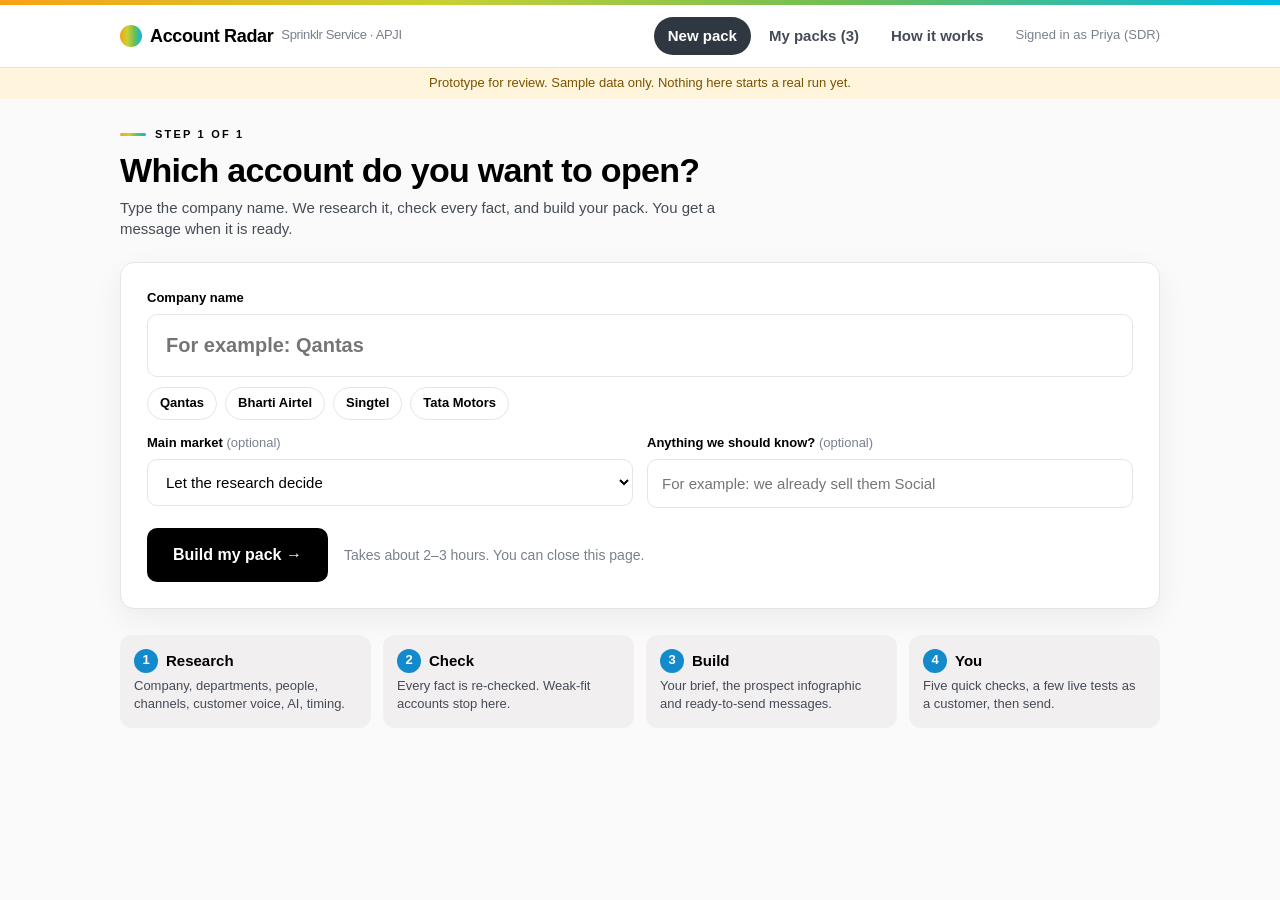
<file: web/prototype/index.html>
<!doctype html>
<html lang="en">
<head>
<meta charset="utf-8">
<meta name="viewport" content="width=device-width, initial-scale=1">
<title>Account Radar — SDR portal (prototype)</title>
<style>
:root{
  --ink:#000; --ink2:#454b57; --muted:#7a808c; --line:#e3e5ea; --soft:#f1efef; --bg:#fafafa; --card:#fff;
  --brand:#128acb; --brand-dark:#2f3840; --tint:#e7f5fb;
  --grad:linear-gradient(90deg,#f9a118 0%,#c9d132 34%,#6fbe54 66%,#00bae7 100%);
  --good:#0ca30c; --good-bg:#e9f6e9; --good-ink:#006300; --warn-bg:#fff5dc; --warn-ink:#7a5200; --crit-bg:#fbe9e9; --crit-ink:#9c1f1f;
}
*{box-sizing:border-box;margin:0;padding:0}
body{font-family:"Proxima Nova","Inter","Helvetica Neue",Arial,sans-serif;color:var(--ink);background:var(--bg);font-size:15px;line-height:1.45}
button,input,select,textarea{font:inherit;color:inherit}
.top{position:sticky;top:0;z-index:5;background:#fff;border-bottom:1px solid var(--line)}
.top::before{content:"";display:block;height:5px;background:var(--grad)}
.bar{max-width:1080px;margin:0 auto;padding:12px 20px;display:flex;align-items:center;gap:18px;flex-wrap:wrap}
.logo{font-weight:800;font-size:18px;letter-spacing:-.02em;display:flex;align-items:center;gap:8px}
.logo i{width:22px;height:22px;border-radius:50%;background:var(--grad);display:inline-block}
.logo small{font-weight:500;color:var(--muted);font-size:13px}
nav{display:flex;gap:4px;margin-left:auto;flex-wrap:wrap}
nav button{border:0;background:none;padding:8px 14px;border-radius:99px;font-weight:600;cursor:pointer;color:var(--ink2)}
nav button[aria-selected=true]{background:var(--brand-dark);color:#fff}
nav button:focus-visible,.btn:focus-visible,input:focus-visible,select:focus-visible,textarea:focus-visible{outline:3px solid var(--brand);outline-offset:2px}
.who{font-size:13px;color:var(--muted)}
.proto{background:var(--warn-bg);color:var(--warn-ink);font-size:13px;text-align:center;padding:6px 16px}
main{max-width:1080px;margin:0 auto;padding:28px 20px 80px}
.eyebrow{font-size:11px;font-weight:700;letter-spacing:.2em;text-transform:uppercase;display:flex;align-items:center;gap:9px;margin-bottom:8px}
.eyebrow::before{content:"";width:26px;height:3px;border-radius:2px;background:var(--grad)}
h1{font-size:34px;line-height:1.12;letter-spacing:-.02em;font-weight:800}
h2{font-size:19px;font-weight:800;letter-spacing:-.01em}
.sub{color:var(--ink2);margin-top:8px;max-width:640px}
.card{background:var(--card);border:1px solid var(--line);border-radius:14px;padding:20px}
.hero{margin-top:22px;padding:26px;box-shadow:0 10px 30px rgba(15,23,42,.06)}
label{display:block;font-weight:700;font-size:13px;margin-bottom:6px}
.hint{font-weight:400;color:var(--muted)}
input[type=text],select,textarea{width:100%;border:1.5px solid var(--line);border-radius:10px;padding:13px 14px;background:#fff}
input.big{font-size:20px;padding:16px 18px;font-weight:600}
.row{display:grid;grid-template-columns:1fr 1fr;gap:14px;margin-top:14px}
.btn{border:0;border-radius:10px;padding:13px 20px;font-weight:700;cursor:pointer;background:var(--brand-dark);color:#fff;display:inline-flex;align-items:center;gap:8px}
.btn.primary{background:var(--ink);font-size:16px;padding:15px 26px}
.btn.ghost{background:#fff;color:var(--ink);border:1.5px solid var(--line)}
.btn.small{padding:8px 12px;font-size:13px;border-radius:8px}
.btn[disabled]{opacity:.45;cursor:not-allowed}
.suggest{display:flex;gap:8px;flex-wrap:wrap;margin-top:10px}
.chip{border:1px solid var(--line);background:#fff;border-radius:99px;padding:6px 12px;font-size:13px;cursor:pointer;font-weight:600}
.chip:hover{background:var(--tint)}
.steps{display:grid;grid-template-columns:repeat(4,1fr);gap:12px;margin-top:26px}
.step{background:var(--soft);border-radius:12px;padding:14px}
.step b{display:flex;align-items:center;gap:8px;margin-bottom:4px}
.num{width:24px;height:24px;border-radius:50%;background:var(--brand);color:#fff;font-size:13px;font-weight:800;display:inline-flex;align-items:center;justify-content:center;flex:none}
.step p{font-size:13px;color:var(--ink2)}
.packs{display:grid;gap:14px;margin-top:20px}
.pack{display:grid;grid-template-columns:1fr auto;gap:14px;align-items:start}
.pack h3{font-size:18px;font-weight:800}
.meta{font-size:13px;color:var(--muted);margin-top:2px}
.pill{display:inline-flex;align-items:center;gap:5px;padding:3px 10px;border-radius:99px;font-size:12px;font-weight:700;white-space:nowrap}
.pill.ready{background:var(--good-bg);color:var(--good-ink)} .pill.run{background:var(--tint);color:#0a4a70} .pill.wait{background:var(--soft);color:var(--ink2)} .pill.stop{background:var(--crit-bg);color:var(--crit-ink)}
.track{display:grid;grid-template-columns:repeat(5,1fr);gap:6px;margin-top:14px}
.track div{font-size:11.5px;font-weight:600;color:var(--muted);padding-top:8px;border-top:4px solid var(--line)}
.track div.done{border-color:var(--good);color:var(--ink)} .track div.now{border-color:var(--brand);color:var(--ink)}
.track div.now::after{content:" · now";color:var(--brand)}
.facts{display:flex;gap:18px;flex-wrap:wrap;margin-top:14px}
.fact .k{font-size:11px;font-weight:700;letter-spacing:.1em;text-transform:uppercase;color:var(--muted)}
.fact .v{font-size:20px;font-weight:800;letter-spacing:-.02em}
.actions{display:flex;gap:8px;flex-wrap:wrap;margin-top:14px}
.detail{margin-top:16px;border-top:1px solid var(--line);padding-top:16px;display:none}
.detail.open{display:block}
.cols{display:grid;grid-template-columns:1.1fr 1fr;gap:22px}
ol.ways{list-style:none;display:grid;gap:8px}
ol.ways li{display:flex;gap:10px;background:var(--soft);border-radius:10px;padding:10px 12px;font-size:14px}
.check{display:flex;gap:10px;align-items:flex-start;padding:8px 0;border-bottom:1px solid var(--line);font-size:14px}
.check input{width:18px;height:18px;margin-top:2px;accent-color:var(--brand-dark)}
.note{background:var(--tint);border-radius:10px;padding:12px 14px;font-size:14px;margin-top:14px}
.grid3{display:grid;grid-template-columns:repeat(3,1fr);gap:14px;margin-top:20px}
.rule{border-radius:12px;padding:16px}
.rule.do{background:var(--good-bg)} .rule.dont{background:var(--crit-bg)} .rule.who{background:var(--tint)}
.rule ul{margin:8px 0 0 18px;font-size:14px}
.toast{position:fixed;left:50%;bottom:24px;transform:translateX(-50%);background:var(--brand-dark);color:#fff;padding:12px 18px;border-radius:10px;font-weight:600;opacity:0;pointer-events:none;transition:opacity .2s}
.toast.on{opacity:1}
section[hidden]{display:none}
@media (max-width:760px){h1{font-size:26px}.row,.steps,.cols,.grid3,.pack{grid-template-columns:1fr}.track{grid-template-columns:1fr 1fr}nav{margin-left:0}}
</style>
</head>
<body>
<header class="top">
  <div class="bar">
    <div class="logo"><i></i>Account Radar <small>Sprinklr Service · APJI</small></div>
    <nav role="tablist" aria-label="Sections">
      <button role="tab" aria-selected="true" data-tab="new">New pack</button>
      <button role="tab" aria-selected="false" data-tab="packs">My packs <span id="count"></span></button>
      <button role="tab" aria-selected="false" data-tab="help">How it works</button>
    </nav>
    <span class="who">Signed in as Priya (SDR)</span>
  </div>
</header>
<div class="proto">Prototype for review. Sample data only. Nothing here starts a real run yet.</div>

<main>
<!-- NEW PACK -->
<section id="new">
  <div class="eyebrow">Step 1 of 1</div>
  <h1>Which account do you want to open?</h1>
  <p class="sub">Type the company name. We research it, check every fact, and build your pack. You get a message when it is ready.</p>

  <form class="card hero" id="form">
    <label for="acct">Company name</label>
    <input class="big" id="acct" type="text" placeholder="For example: Qantas" autocomplete="off" required>
    <div class="suggest" aria-label="Examples">
      <button type="button" class="chip">Qantas</button><button type="button" class="chip">Bharti Airtel</button><button type="button" class="chip">Singtel</button><button type="button" class="chip">Tata Motors</button>
    </div>
    <div class="row">
      <div><label for="mkt">Main market <span class="hint">(optional)</span></label>
        <select id="mkt"><option>Let the research decide</option><option>Singapore</option><option>India</option><option>Australia / New Zealand</option><option>Japan</option><option>Southeast Asia</option><option>Hong Kong / Taiwan</option></select></div>
      <div><label for="note">Anything we should know? <span class="hint">(optional)</span></label>
        <input id="note" type="text" placeholder="For example: we already sell them Social"></div>
    </div>
    <div style="display:flex;align-items:center;gap:16px;margin-top:20px;flex-wrap:wrap">
      <button class="btn primary" type="submit">Build my pack →</button>
      <span class="hint" style="font-size:14px">Takes about 2–3 hours. You can close this page.</span>
    </div>
  </form>

  <div class="steps">
    <div class="step"><b><span class="num">1</span>Research</b><p>Company, departments, people, channels, customer voice, AI, timing.</p></div>
    <div class="step"><b><span class="num">2</span>Check</b><p>Every fact is re-checked. Weak-fit accounts stop here.</p></div>
    <div class="step"><b><span class="num">3</span>Build</b><p>Your brief, the prospect infographic and ready-to-send messages.</p></div>
    <div class="step"><b><span class="num">4</span>You</b><p>Five quick checks, a few live tests as a customer, then send.</p></div>
  </div>
</section>

<!-- MY PACKS -->
<section id="packs" hidden>
  <div class="eyebrow">Your accounts</div>
  <h1>My packs</h1>
  <p class="sub">Open a ready pack to see your next step. Packs in progress update on their own.</p>
  <div class="packs" id="list"></div>
</section>

<!-- HELP -->
<section id="help" hidden>
  <div class="eyebrow">New here?</div>
  <h1>How it works, in one minute</h1>
  <p class="sub">You pick the account. The research team of AI agents does the reading. You do the human part: check, test as a customer, and send.</p>
  <div class="grid3">
    <div class="rule who"><h2>You get three files</h2><ul><li><b>SDR brief</b> — for you only</li><li><b>Infographic</b> — to send to the prospect</li><li><b>Outreach kit</b> — copy and paste</li></ul></div>
    <div class="rule do"><h2>Live tests: do</h2><ul><li>Act as an ordinary customer</li><li>First name only if asked: "Alex"</li><li>Ask general questions</li><li>Use your personal email and phone</li></ul></div>
    <div class="rule dont"><h2>Live tests: never</h2><ul><li>Say you are from Sprinklr</li><li>Claim an account or complaint you do not have</li><li>Pass an identity check or fill in a form</li><li>Record a call or name their staff</li></ul></div>
  </div>
  <div class="card" style="margin-top:20px">
    <h2>Words you will see</h2>
    <p class="sub" style="max-width:none"><b>ICP</b> = how well the account fits us, out of 100 · <b>Tier A</b> = go now · <b>Buying centre</b> = a department with a say · <b>Break point</b> = where the customer journey goes wrong · <b>Outside-in</b> = built from public information only</p>
  </div>
</section>
</main>
<div class="toast" id="toast" role="status" aria-live="polite"></div>

<script>
// Sample data. Northstar Pacific Bank is fictional.
var STAGES = ["Queued", "Researching", "Checking facts", "Writing", "Ready"];
var packs = [
  {name:"Northstar Pacific Bank", by:"You", when:"Today, 09:10", stage:4, tier:"A", icp:92, exp:"60 · Connected", ai:"41 · Assisted",
   ways:["Let the web assistant hand over to a person","Carry context from app to phone","Answer faster in public"],
   contacts:5, open:3},
  {name:"Qantas", by:"You", when:"Today, 11:42", stage:2},
  {name:"Kestrel Mobile", by:"You", when:"Yesterday", stage:-1, why:"Weak fit (tier C, 48 of 100). Fewer than 100 service agents. No pack was built."}
];
function esc(s){return String(s).replace(/[&<>"]/g,function(c){return {"&":"&amp;","<":"&lt;",">":"&gt;",'"':"&quot;"}[c];});}
function card(p,i){
  var pill = p.stage===4?'<span class="pill ready">✓ Ready</span>':p.stage===-1?'<span class="pill stop">Stopped</span>':p.stage===0?'<span class="pill wait">Queued</span>':'<span class="pill run">In progress</span>';
  var h = '<article class="card"><div class="pack"><div><h3>'+esc(p.name)+'</h3><div class="meta">Requested by '+esc(p.by)+' · '+esc(p.when)+'</div></div>'+pill+'</div>';
  if(p.stage===-1){ h+='<div class="note" style="background:var(--crit-bg)">'+esc(p.why)+' Pick another account.</div>'; }
  else{
    h+='<div class="track">'+STAGES.map(function(s,k){return '<div class="'+(k<p.stage||p.stage===4?'done':k===p.stage?'now':'')+'">'+s+'</div>';}).join('')+'</div>';
    if(p.stage===4){
      h+='<div class="facts"><div class="fact"><div class="k">Fit</div><div class="v">Tier '+p.tier+' · '+p.icp+'</div></div><div class="fact"><div class="k">Experience</div><div class="v">'+p.exp+'</div></div><div class="fact"><div class="k">AI</div><div class="v">'+p.ai+'</div></div><div class="fact"><div class="k">Contact first</div><div class="v">'+p.contacts+' people</div></div></div>'
       + '<div class="actions"><button class="btn small" data-dl="SDR brief">⬇ SDR brief</button><button class="btn small" data-dl="Prospect infographic">⬇ Infographic</button><button class="btn small" data-dl="Outreach kit">⬇ Outreach kit</button><button class="btn small ghost" data-open="'+i+'">Show my next steps</button></div>'
       + '<div class="detail" id="d'+i+'"><div class="cols"><div><h2>Three ways in</h2><ol class="ways" style="margin-top:10px">'+p.ways.map(function(w,k){return '<li><span class="num">'+(k+1)+'</span>'+esc(w)+'</li>';}).join('')+'</ol>'
       + '<div class="note"><b>'+p.open+' points still to check.</b> They are on the "Still to check" page of your brief.</div></div>'
       + '<div><h2>Before you send</h2><div style="margin-top:6px">'+["Open each contact on LinkedIn. Same role today?","Do one live test as a customer. Never as Sprinklr.","Open the source of each fact you use. Still true?","Check CRM. Open opportunity or owner?","Read your message aloud. Would you send it to a friend?"].map(function(c){return '<label class="check" style="font-weight:400;margin:0"><input type="checkbox">'+c+'</label>';}).join('')+'</div>'
       + '<label for="lt'+i+'" style="margin-top:14px">My live-test notes</label><textarea id="lt'+i+'" rows="3" placeholder="What did you see? For example: chat offered a person after 2 minutes."></textarea><div class="actions"><button class="btn small" data-notes="'+i+'">Update my pack with these notes</button></div></div></div></div>';
    } else { h+='<div class="meta" style="margin-top:12px">We will show the files here when the pack is ready.</div>'; }
  }
  return h+'</article>';
}
function render(){ document.getElementById('list').innerHTML = packs.map(card).join(''); document.getElementById('count').textContent='('+packs.length+')'; }
function toast(t){ var el=document.getElementById('toast'); el.textContent=t; el.classList.add('on'); setTimeout(function(){el.classList.remove('on');},2600); }
function show(tab){ ['new','packs','help'].forEach(function(id){document.getElementById(id).hidden = id!==tab;}); document.querySelectorAll('nav button').forEach(function(b){b.setAttribute('aria-selected', b.dataset.tab===tab);}); window.scrollTo(0,0); }
document.querySelectorAll('nav button').forEach(function(b){ b.addEventListener('click', function(){ show(b.dataset.tab); }); });
document.querySelectorAll('.chip').forEach(function(c){ c.addEventListener('click', function(){ document.getElementById('acct').value=c.textContent; document.getElementById('acct').focus(); }); });
document.getElementById('form').addEventListener('submit', function(e){
  e.preventDefault(); var v=document.getElementById('acct').value.trim(); if(!v) return;
  packs.unshift({name:v, by:"You", when:"Just now", stage:0}); render(); e.target.reset(); show('packs'); toast('Request received for '+v+'. We will tell you when it is ready.');
});
document.getElementById('list').addEventListener('click', function(e){
  var t=e.target;
  if(t.dataset.open){ document.getElementById('d'+t.dataset.open).classList.toggle('open'); }
  if(t.dataset.dl){ toast(t.dataset.dl+' would download here.'); }
  if(t.dataset.notes){ toast('Thanks. Your pack would be updated with your notes.'); }
});
render();
</script>
</body>
</html>
</file>
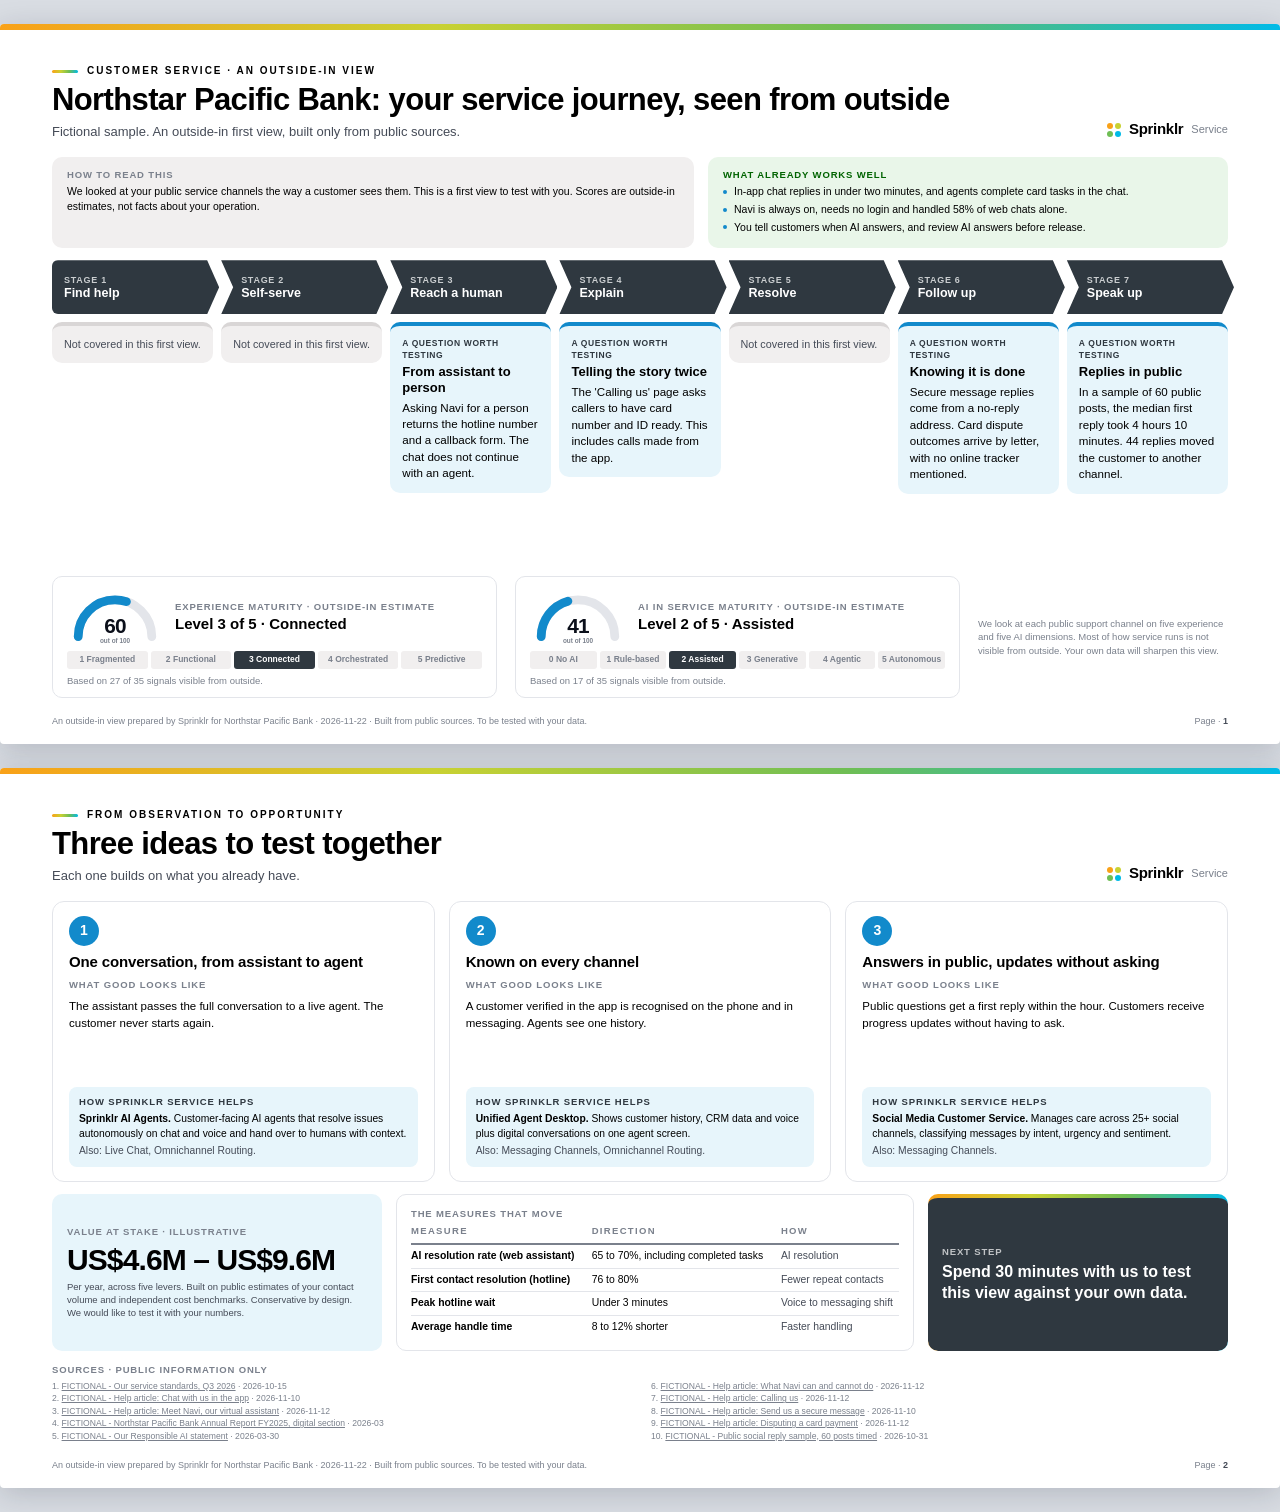
<file: accounts/_sample/out/prospect-infographic.html>
<!doctype html>
<html lang="en">
<head>
<meta charset="utf-8">
<title>Northstar Pacific Bank: your service journey, seen from outside</title>
<meta name="viewport" content="width=1280">
<style>/* Account Radar page system. 16:9 pages, 1280 x 720 px. Colours come from engine/theme/sprinklr.json. */
:root {
  --brand: #128ACB;
  --brand-dark: #2F3840;
  --brand-tint: #E7F5FB;
  --a1: #F9A118;
  --a2: #C9D132;
  --a3: #6FBE54;
  --a4: #00BAE7;
  --ink: #000000;
  --grad: linear-gradient(90deg, #F9A118 0%, #C9D132 34%, #6FBE54 66%, #00BAE7 100%);
  --ink-2: #454b57;
  --muted: #7a808c;
  --line: #e3e5ea;
  --soft: #F1EFEF;
  --surface: #ffffff;
  /* status: always shown with an icon and a label, never colour alone */
  --good: #0ca30c; --good-ink: #006300; --good-bg: #e9f6e9;
  --warn: #fab219; --warn-ink: #7a5200; --warn-bg: #fff5dc;
  --serious: #ec835a; --serious-ink: #94401c; --serious-bg: #fdeee7;
  --crit: #d03b3b; --crit-ink: #9c1f1f; --crit-bg: #fbe9e9;
  /* sequential ramp for 1-5 scores: one hue, light to dark */
  --s1: #DCF0FA; --s2: #A6D8F1; --s3: #63B7E3; --s4: #0F78B2; --s5: #0A4A70;
}
* { box-sizing: border-box; margin: 0; padding: 0; }
html { -webkit-print-color-adjust: exact; print-color-adjust: exact; }

body { font-family: "Proxima Nova", "Inter", "Helvetica Neue", Arial, sans-serif; color: var(--ink); background: #d9dde3; font-size: 12px; line-height: 1.4; font-feature-settings: "tnum" 1, "cv11" 1; }
@page { size: 1280px 720px; margin: 0; }

.page { width: 1280px; height: 720px; background: var(--surface); position: relative; overflow: hidden; padding: 40px 52px 46px; display: flex; flex-direction: column; page-break-after: always; break-after: page; counter-increment: pg; }
.page::before { content: ""; position: absolute; left: 0; top: 0; width: 100%; height: 6px; background: var(--grad); }
@media screen { .page { margin: 24px auto; box-shadow: 0 6px 30px rgba(15, 23, 42, .18); border-radius: 4px; } }

.head { display: flex; align-items: flex-end; justify-content: space-between; gap: 24px; margin-bottom: 16px; flex: none; }
.kicker { font-size: 10px; font-weight: 700; letter-spacing: .2em; text-transform: uppercase; color: var(--ink); margin-bottom: 5px; display: flex; align-items: center; gap: 9px; }
.kicker::before { content: ""; width: 26px; height: 3px; border-radius: 2px; background: var(--grad); flex: none; }
h1 { font-size: 27px; line-height: 1.12; font-weight: 800; letter-spacing: -.02em; }
h1 em { font-style: normal; color: inherit; }
.sub { font-size: 13px; color: var(--ink-2); margin-top: 5px; max-width: 820px; }
h2 { font-size: 13px; font-weight: 700; letter-spacing: -.005em; margin-bottom: 8px; }
h3 { font-size: 11.5px; font-weight: 700; }
.label { font-size: 9.5px; font-weight: 700; letter-spacing: .09em; text-transform: uppercase; color: var(--muted); }
.body { flex: 1; min-height: 0; display: flex; flex-direction: column; }
.foot { position: absolute; left: 52px; right: 52px; bottom: 16px; display: flex; justify-content: space-between; align-items: center; font-size: 9px; color: var(--muted); }
.foot .pg::after { content: counter(pg); }
.foot b { color: var(--ink-2); font-weight: 600; }
.wordmark { font-weight: 800; font-size: 15px; letter-spacing: -.02em; color: var(--ink); display: flex; align-items: center; gap: 8px; white-space: nowrap; }
.wordmark img { height: 20px; display: block; }
.wordmark .dots { display: inline-grid; grid-template-columns: repeat(2, 6px); gap: 2px; }
.wordmark .dots i { width: 6px; height: 6px; border-radius: 50%; }
.wordmark small { font-weight: 500; color: var(--muted); font-size: 11px; letter-spacing: 0; }
.tagright { text-align: right; font-size: 10px; color: var(--muted); line-height: 1.5; }
.pill { display: inline-flex; align-items: center; gap: 4px; padding: 2px 8px; border-radius: 99px; font-size: 9.5px; font-weight: 700; white-space: nowrap; border: 1px solid var(--line); color: var(--ink-2); background: #fff; }
.pill.internal { background: var(--ink); color: #fff; border-color: var(--ink); letter-spacing: .06em; text-transform: uppercase; font-size: 9px; }
.pill.brand { background: var(--brand-tint); color: var(--brand-dark); border-color: transparent; }
.pill.cap { background: var(--brand-tint); color: var(--brand-dark); border-color: transparent; font-weight: 600; }

/* layout */
.grid { display: grid; gap: 14px; }
.g2 { grid-template-columns: 1fr 1fr; } .g3 { grid-template-columns: repeat(3, 1fr); } .g4 { grid-template-columns: repeat(4, 1fr); }
.g5 { grid-template-columns: repeat(5, 1fr); } .g7 { grid-template-columns: repeat(7, 1fr); }
.row, .body.row { display: flex; flex-direction: row; gap: 14px; } .grow { flex: 1; min-width: 0; } .col { display: flex; flex-direction: column; gap: 10px; }
.card { border: 1px solid var(--line); border-radius: 10px; padding: 12px 14px; background: #fff; }
.card.soft { background: var(--soft); border-color: transparent; }
.card.brand { background: linear-gradient(var(--brand-dark), var(--brand-dark)) padding-box, var(--grad) border-box; color: #fff; border: 0; border-top: 4px solid transparent; }
.card.brand .label { color: rgba(255,255,255,.7); }
.card.tint { background: var(--brand-tint); border-color: transparent; }
.muted { color: var(--muted); } .ink2 { color: var(--ink-2); } .small { font-size: 10.5px; } .tiny { font-size: 9.5px; } .b { font-weight: 700; }
.num { font-size: 26px; font-weight: 800; letter-spacing: -.03em; line-height: 1; }
.num.big { font-size: 40px; }
.clamp2 { display: -webkit-box; -webkit-line-clamp: 2; -webkit-box-orient: vertical; overflow: hidden; }
.clamp3 { display: -webkit-box; -webkit-line-clamp: 3; -webkit-box-orient: vertical; overflow: hidden; }
ul.tight { list-style: none; } ul.tight li { padding-left: 11px; position: relative; margin-bottom: 3px; }
ul.tight li::before { content: ""; position: absolute; left: 0; top: .55em; width: 4px; height: 4px; border-radius: 50%; background: var(--brand); }

/* tables */
table { width: 100%; border-collapse: collapse; font-size: 10.8px; }
th { text-align: left; font-size: 9.5px; font-weight: 700; letter-spacing: .14em; text-transform: uppercase; color: var(--muted); padding: 0 8px 6px 0; border-bottom: 2px solid; border-image: var(--grad) 1; white-space: nowrap; }
td { padding: 6px 8px 6px 0; border-bottom: 1px solid var(--line); vertical-align: top; }
tr:last-child td { border-bottom: 0; }
table.tightrows td { padding-top: 4px; padding-bottom: 4px; }
td.n, th.n { text-align: right; padding-right: 0; }

/* status chips: icon + label */
.st { display: inline-flex; align-items: center; gap: 4px; font-size: 9.5px; font-weight: 700; padding: 2px 7px 2px 5px; border-radius: 99px; white-space: nowrap; }
.st svg { width: 10px; height: 10px; flex: none; }
.st.works { background: var(--good-bg); color: var(--good-ink); } .st.works svg { fill: var(--good); }
.st.friction { background: var(--warn-bg); color: var(--warn-ink); } .st.friction svg { fill: #d99400; }
.st.breaks { background: var(--crit-bg); color: var(--crit-ink); } .st.breaks svg { fill: var(--crit); }
.st.unknown { background: var(--soft); color: var(--muted); } .st.unknown svg { fill: var(--muted); }
.st.sev1 { background: var(--warn-bg); color: var(--warn-ink); } .st.sev2 { background: var(--serious-bg); color: var(--serious-ink); } .st.sev3 { background: var(--crit-bg); color: var(--crit-ink); }
.basis { font-size: 8.5px; font-weight: 700; letter-spacing: .06em; text-transform: uppercase; padding: 1px 5px; border-radius: 3px; background: var(--soft); color: var(--ink-2); white-space: nowrap; }
.basis.estimate, .basis.inferred, .basis.assumption { background: repeating-linear-gradient(135deg, #eef0f4 0 3px, #fff 3px 6px); border: 1px dashed #b9bec8; }

/* bars */
.bar { height: 8px; background: var(--soft); border-radius: 4px; overflow: hidden; }
.bar i { display: block; height: 100%; background: var(--brand); border-radius: 0 4px 4px 0; }
.bar.thin { height: 6px; }

/* heatmap for 0-5 scores */
.heat { display: grid; gap: 2px; align-items: stretch; }
.heat .hh { font-size: 9px; font-weight: 700; color: var(--muted); text-transform: uppercase; letter-spacing: .06em; padding: 0 2px 4px; display: flex; align-items: flex-end; line-height: 1.2; }
.heat .rh { font-size: 10.5px; font-weight: 600; padding-right: 8px; display: flex; align-items: center; line-height: 1.2; }
.heat .c { border-radius: 4px; min-height: 34px; display: flex; align-items: center; justify-content: center; font-weight: 800; font-size: 12px; position: relative; }
.c.l0 { background: #eef1f5; color: var(--ink-2); } .c.l1 { background: var(--s1); color: #0b2a52; } .c.l2 { background: var(--s2); color: #06224a; } .c.l3 { background: var(--s3); color: #06283d; } .c.l4 { background: var(--s4); color: #fff; } .c.l5 { background: var(--s5); color: #fff; }
.c.na { background: repeating-linear-gradient(135deg, #f1efef 0 4px, #fff 4px 8px); color: var(--muted); font-weight: 600; font-size: 9px; border: 1px dashed #c9cdd6; }
.c.inf::after { content: ""; position: absolute; inset: 2px; border: 1.5px dashed rgba(255,255,255,.85); border-radius: 3px; }
.c.l0.inf::after, .c.l1.inf::after, .c.l2.inf::after, .c.l3.inf::after { border-color: rgba(6,40,61,.6); }
.c.idx { background: #fff; border: 1.5px solid var(--ink); color: var(--ink); }
.legend { display: flex; gap: 12px; align-items: center; font-size: 9.5px; color: var(--ink-2); flex-wrap: wrap; }
.legend .sw { width: 18px; height: 12px; border-radius: 3px; display: inline-block; vertical-align: -2px; margin-right: 4px; position: relative; }

/* journey */
.journey { display: grid; grid-template-columns: repeat(7, 1fr); gap: 8px; flex: 1; min-height: 0; }
.stage { display: flex; flex-direction: column; min-width: 0; }
.chev { height: 54px; padding: 8px 12px 8px 20px; color: #fff; background: var(--brand-dark); clip-path: polygon(0 0, calc(100% - 12px) 0, 100% 50%, calc(100% - 12px) 100%, 0 100%, 12px 50%); display: flex; flex-direction: column; justify-content: center; margin-right: -6px; }
.stage:first-child .chev { clip-path: polygon(0 0, calc(100% - 12px) 0, 100% 50%, calc(100% - 12px) 100%, 0 100%); padding-left: 12px; border-radius: 6px 0 0 6px; }
.chev .n { font-size: 9px; font-weight: 700; opacity: .75; letter-spacing: .08em; }
.chev .t { font-size: 12.5px; font-weight: 800; line-height: 1.1; }
.stage .verdict { margin: 8px 0 6px; }
.stage .sum { font-size: 10px; color: var(--ink-2); margin-bottom: 8px; line-height: 1.35; }
.pin { border-radius: 8px; padding: 7px 8px 7px 10px; margin-bottom: 6px; font-size: 10px; line-height: 1.32; border-left: 4px solid; }
.pin.sev1 { background: var(--warn-bg); border-color: var(--warn); } .pin.sev2 { background: var(--serious-bg); border-color: var(--serious); } .pin.sev3 { background: var(--crit-bg); border-color: var(--crit); }
.pin.ok { background: var(--good-bg); border-color: var(--good); }
.pin.neutral { background: var(--soft); border-color: #c5cad3; }
.pin .ph { display: flex; justify-content: space-between; gap: 4px; align-items: center; margin-bottom: 3px; font-size: 8.5px; font-weight: 700; text-transform: uppercase; letter-spacing: .05em; }
.pin .fix { margin-top: 4px; font-size: 9px; color: var(--brand-dark); font-weight: 600; }

/* gauge */
.gauge { display: flex; align-items: center; gap: 12px; }
.gauge svg { flex: none; }
.gauge .gv { font-size: 30px; font-weight: 800; letter-spacing: -.03em; line-height: 1; }
.gauge .gv small { font-size: 12px; font-weight: 600; color: var(--muted); letter-spacing: 0; }
.ladder { display: flex; gap: 3px; margin-top: 6px; }
.ladder span { flex: 1; font-size: 8.5px; font-weight: 600; text-align: center; padding: 3px 2px; border-radius: 3px; background: var(--soft); color: var(--muted); white-space: nowrap; overflow: hidden; text-overflow: ellipsis; }
.ladder span.on { background: var(--brand-dark); color: #fff; }

/* people */
.person { border: 1px solid var(--line); border-radius: 10px; padding: 11px 13px; display: flex; flex-direction: column; gap: 6px; min-height: 0; }
.avatar { width: 30px; height: 30px; border-radius: 50%; background: var(--brand-tint); color: var(--brand-dark); font-weight: 800; font-size: 11px; display: flex; align-items: center; justify-content: center; flex: none; }
.quote { border-left: 3px solid var(--brand); padding: 5px 9px; background: var(--brand-tint); border-radius: 0 6px 6px 0; font-size: 10.5px; }
.chip { display: block; padding: 5px 8px; border-radius: 6px; background: var(--soft); margin-bottom: 4px; font-size: 10px; line-height: 1.25; }
.chip b { display: block; font-size: 10.5px; }
.chip.p1 { background: var(--brand-tint); box-shadow: inset 3px 0 0 var(--brand); }
.role { font-size: 8.5px; font-weight: 700; letter-spacing: .05em; text-transform: uppercase; color: var(--brand-dark); }

/* steps */
.steps { display: grid; grid-template-columns: repeat(7, 1fr); gap: 10px; }
.step { position: relative; padding-top: 34px; }
.step::before { content: ""; position: absolute; top: 13px; left: 0; right: -10px; height: 2px; background: var(--line); }
.step:last-child::before { right: 0; }
.step .dot { position: absolute; top: 0; left: 0; width: 28px; height: 28px; border-radius: 50%; background: var(--brand); color: #fff; font-weight: 800; font-size: 13px; display: flex; align-items: center; justify-content: center; }
.step .when { font-size: 9px; font-weight: 700; color: var(--brand); text-transform: uppercase; letter-spacing: .08em; }
.step h3 { margin: 2px 0 4px; font-size: 12.5px; }
.step p { font-size: 10.3px; color: var(--ink-2); line-height: 1.38; }
.step .out { margin-top: 6px; font-size: 9.5px; font-weight: 600; color: var(--ink); background: var(--soft); border-radius: 6px; padding: 4px 7px; }

/* messages */
.msg { border: 1px solid var(--line); border-radius: 10px; padding: 11px 13px; font-size: 11px; line-height: 1.45; display: flex; flex-direction: column; gap: 5px; min-height: 0; position: relative; }
.msg .mh { display: flex; justify-content: space-between; align-items: center; gap: 6px; }
.msg .subj { font-weight: 700; font-size: 11.5px; }
.msg .mb { white-space: pre-line; color: var(--ink-2); }
.copy { display: none; }
@media screen { .copy { display: inline-block; border: 1px solid var(--line); background: #fff; border-radius: 6px; font: inherit; font-size: 9.5px; font-weight: 600; padding: 2px 8px; cursor: pointer; color: var(--brand-dark); } .copy:hover { background: var(--brand-tint); } }

/* screen navigation for the SDR cockpit view */
.nav { display: none; }
@media screen {
  .nav { display: flex; position: sticky; top: 0; z-index: 10; background: rgba(11, 15, 26, .94); backdrop-filter: blur(6px); padding: 8px 16px; gap: 6px; flex-wrap: wrap; justify-content: center; }
  .nav a { color: #fff; text-decoration: none; font-size: 11px; font-weight: 600; padding: 4px 10px; border-radius: 99px; opacity: .8; }
  .nav a:hover { background: rgba(255,255,255,.14); opacity: 1; }
}
@media print { .nav { display: none !important; } }
a { color: inherit; }
.hero { font-size: 31px; }
.track { display: grid; grid-template-columns: repeat(7, 1fr); gap: 8px; }
.obs { border-radius: 10px; padding: 11px 12px; background: var(--brand-tint); border-top: 4px solid var(--brand); font-size: 11.6px; line-height: 1.42; }
.obs h3 { font-size: 13px; margin-bottom: 4px; line-height: 1.2; }
.obs .ph { font-size: 8.5px; font-weight: 700; letter-spacing: .07em; text-transform: uppercase; color: var(--brand-dark); margin-bottom: 3px; display: flex; align-items: center; gap: 4px; }
.obs .ph svg { width: 10px; height: 10px; fill: #d99400; }
.smooth { border-radius: 10px; padding: 11px 12px; background: var(--soft); font-size: 10.8px; color: var(--ink-2); border-top: 4px solid #d9d6d6; line-height: 1.4; }
.opp { border: 1px solid var(--line); border-radius: 12px; padding: 14px 16px; display: flex; flex-direction: column; gap: 7px; }
.opp .n { width: 30px; height: 30px; border-radius: 50%; background: var(--brand); color: #fff; font-weight: 800; font-size: 14px; display: flex; align-items: center; justify-content: center; }
.opp h3 { font-size: 15px; line-height: 1.2; letter-spacing: -.01em; }
.how { margin-top: auto; background: var(--brand-tint); border-radius: 8px; padding: 8px 10px; font-size: 10.3px; }
.src { font-size: 8.6px; color: var(--muted); line-height: 1.45; columns: 2; column-gap: 22px; }
.src span { display: block; white-space: nowrap; overflow: hidden; text-overflow: ellipsis; }
</style>
</head>
<body>

<section class="page" data-title="Journey">
  <div class="head">
    <div>
      <div class="kicker">Customer service · an outside-in view</div>
      <h1 class="hero">Northstar Pacific Bank: your service journey, seen from outside</h1>
      <div class="sub">Fictional sample. An outside-in first view, built only from public sources.</div>
    </div>
    <div class="tagright"><div class="wordmark"><span class="dots"><i style="background:var(--a1)"></i><i style="background:var(--a2)"></i><i style="background:var(--a3)"></i><i style="background:var(--a4)"></i></span>Sprinklr <small>Service</small></div></div>
  </div>
  <div class="body col" style="gap:12px">
    <div class="row" style="flex:none;align-items:stretch">
      <div class="card soft grow" style="padding:10px 14px">
        <div class="label">How to read this</div>
        <div class="small" style="margin-top:3px">We looked at your public service channels the way a customer sees them. This is a first view to test with you. Scores are outside-in estimates, not facts about your operation.</div>
      </div>
      <div class="card" style="padding:10px 14px;width:520px;flex:none;background:var(--good-bg);border-color:transparent">
        <div class="label" style="color:var(--good-ink)">What already works well</div>
        <ul class="tight small" style="margin-top:3px"><li>In-app chat replies in under two minutes, and agents complete card tasks in the chat.</li><li>Navi is always on, needs no login and handled 58% of web chats alone.</li><li>You tell customers when AI answers, and review AI answers before release.</li></ul>
      </div>
    </div>

    <div style="flex:1;min-height:0;display:flex;flex-direction:column">
      <div class="journey" style="flex:none">
        <div class="stage"><div class="chev"><span class="n">STAGE 1</span><span class="t">Find help</span></div></div>
        <div class="stage"><div class="chev"><span class="n">STAGE 2</span><span class="t">Self-serve</span></div></div>
        <div class="stage"><div class="chev"><span class="n">STAGE 3</span><span class="t">Reach a human</span></div></div>
        <div class="stage"><div class="chev"><span class="n">STAGE 4</span><span class="t">Explain</span></div></div>
        <div class="stage"><div class="chev"><span class="n">STAGE 5</span><span class="t">Resolve</span></div></div>
        <div class="stage"><div class="chev"><span class="n">STAGE 6</span><span class="t">Follow up</span></div></div>
        <div class="stage"><div class="chev"><span class="n">STAGE 7</span><span class="t">Speak up</span></div></div>
      </div>
      <div class="track" style="margin-top:8px;flex:1;min-height:0;align-items:start">
        <div>
          <div class="smooth">Not covered in this first view.</div>
        </div>
        <div>
          <div class="smooth">Not covered in this first view.</div>
        </div>
        <div>
          <div class="obs" style="margin-bottom:6px"><div class="ph">A question worth testing</div><h3>From assistant to person</h3>Asking Navi for a person returns the hotline number and a callback form. The chat does not continue with an agent.</div>
        </div>
        <div>
          <div class="obs" style="margin-bottom:6px"><div class="ph">A question worth testing</div><h3>Telling the story twice</h3>The &#39;Calling us&#39; page asks callers to have card number and ID ready. This includes calls made from the app.</div>
        </div>
        <div>
          <div class="smooth">Not covered in this first view.</div>
        </div>
        <div>
          <div class="obs" style="margin-bottom:6px"><div class="ph">A question worth testing</div><h3>Knowing it is done</h3>Secure message replies come from a no-reply address. Card dispute outcomes arrive by letter, with no online tracker mentioned.</div>
        </div>
        <div>
          <div class="obs" style="margin-bottom:6px"><div class="ph">A question worth testing</div><h3>Replies in public</h3>In a sample of 60 public posts, the median first reply took 4 hours 10 minutes. 44 replies moved the customer to another channel.</div>
        </div>
      </div>
    </div>

    <div class="row" style="flex:none;align-items:stretch;gap:18px">
      <div class="card" style="flex:1;padding:10px 14px">
        <div class="gauge">
  <svg width="96" height="57.599999999999994" viewBox="0 0 120 72" role="img" aria-label="Experience maturity · outside-in estimate 60 out of 100">
    <path d="M14 62 A46 46 0 0 1 106 62" fill="none" stroke="#e3e5ea" stroke-width="11" stroke-linecap="round"/>
    <path d="M14 62 A46 46 0 0 1 106 62" fill="none" stroke="var(--brand)" stroke-width="11" stroke-linecap="round" stroke-dasharray="86.7 144.5"/>
    <text x="60" y="58" text-anchor="middle" font-size="26" font-weight="800" fill="#0b0f1a" letter-spacing="-1">60</text>
    <text x="60" y="70" text-anchor="middle" font-size="8" font-weight="600" fill="#7a808c">out of 100</text>
  </svg>
  <div>
    <div class="label">Experience maturity · outside-in estimate</div>
    <div class="b" style="font-size:15px;line-height:1.15;margin-top:2px">Level 3 of 5 · Connected</div>
  </div>
</div>
        <div class="ladder"><span class="">1 Fragmented</span><span class="">2 Functional</span><span class="on">3 Connected</span><span class="">4 Orchestrated</span><span class="">5 Predictive</span></div>
        <div class="tiny muted" style="margin-top:5px">Based on 27 of 35 signals visible from outside.</div>
      </div>
      <div class="card" style="flex:1;padding:10px 14px">
        <div class="gauge">
  <svg width="96" height="57.599999999999994" viewBox="0 0 120 72" role="img" aria-label="AI in service maturity · outside-in estimate 41 out of 100">
    <path d="M14 62 A46 46 0 0 1 106 62" fill="none" stroke="#e3e5ea" stroke-width="11" stroke-linecap="round"/>
    <path d="M14 62 A46 46 0 0 1 106 62" fill="none" stroke="var(--brand)" stroke-width="11" stroke-linecap="round" stroke-dasharray="59.3 144.5"/>
    <text x="60" y="58" text-anchor="middle" font-size="26" font-weight="800" fill="#0b0f1a" letter-spacing="-1">41</text>
    <text x="60" y="70" text-anchor="middle" font-size="8" font-weight="600" fill="#7a808c">out of 100</text>
  </svg>
  <div>
    <div class="label">AI in service maturity · outside-in estimate</div>
    <div class="b" style="font-size:15px;line-height:1.15;margin-top:2px">Level 2 of 5 · Assisted</div>
  </div>
</div>
        <div class="ladder"><span class="">0 No AI</span><span class="">1 Rule-based</span><span class="on">2 Assisted</span><span class="">3 Generative</span><span class="">4 Agentic</span><span class="">5 Autonomous</span></div>
        <div class="tiny muted" style="margin-top:5px">Based on 17 of 35 signals visible from outside.</div>
      </div>
      <div style="width:250px;flex:none;align-self:center" class="tiny muted">We look at each public support channel on five experience and five AI dimensions. Most of how service runs is not visible from outside. Your own data will sharpen this view.</div>
    </div>
  </div>
  <div class="foot"><span>An outside-in view prepared by Sprinklr for Northstar Pacific Bank · 2026-11-22 · Built from public sources. To be tested with your data.</span><span>Page · <b class="pg"></b></span></div>
</section>

<section class="page" data-title="Opportunities">
  <div class="head">
    <div>
      <div class="kicker">From observation to opportunity</div>
      <h1 class="hero">Three ideas to test together</h1>
      <div class="sub">Each one builds on what you already have.</div>
    </div>
    <div class="tagright"><div class="wordmark"><span class="dots"><i style="background:var(--a1)"></i><i style="background:var(--a2)"></i><i style="background:var(--a3)"></i><i style="background:var(--a4)"></i></span>Sprinklr <small>Service</small></div></div>
  </div>
  <div class="body col" style="gap:12px">
    <div class="grid g3" style="flex:1 0 auto;gap:14px">
      <div class="opp">
        <div class="n">1</div>
        <h3>One conversation, from assistant to agent</h3>
        <div class="label">What good looks like</div>
        <div style="font-size:11.5px;line-height:1.45">The assistant passes the full conversation to a live agent. The customer never starts again.</div>
        <div class="how"><span class="label" style="color:var(--brand-dark)">How Sprinklr Service helps</span>
<div style="margin-top:3px"><b>Sprinklr AI Agents.</b> Customer-facing AI agents that resolve issues autonomously on chat and voice and hand over to humans with context.</div><div style="margin-top:3px" class="ink2">Also: Live Chat, Omnichannel Routing.</div>        </div>
      </div>
      <div class="opp">
        <div class="n">2</div>
        <h3>Known on every channel</h3>
        <div class="label">What good looks like</div>
        <div style="font-size:11.5px;line-height:1.45">A customer verified in the app is recognised on the phone and in messaging. Agents see one history.</div>
        <div class="how"><span class="label" style="color:var(--brand-dark)">How Sprinklr Service helps</span>
<div style="margin-top:3px"><b>Unified Agent Desktop.</b> Shows customer history, CRM data and voice plus digital conversations on one agent screen.</div><div style="margin-top:3px" class="ink2">Also: Messaging Channels, Omnichannel Routing.</div>        </div>
      </div>
      <div class="opp">
        <div class="n">3</div>
        <h3>Answers in public, updates without asking</h3>
        <div class="label">What good looks like</div>
        <div style="font-size:11.5px;line-height:1.45">Public questions get a first reply within the hour. Customers receive progress updates without having to ask.</div>
        <div class="how"><span class="label" style="color:var(--brand-dark)">How Sprinklr Service helps</span>
<div style="margin-top:3px"><b>Social Media Customer Service.</b> Manages care across 25+ social channels, classifying messages by intent, urgency and sentiment.</div><div style="margin-top:3px" class="ink2">Also: Messaging Channels.</div>        </div>
      </div>
    </div>

    <div class="row" style="flex:none;align-items:stretch">
      <div class="card tint" style="width:330px;flex:none;display:flex;flex-direction:column;justify-content:center">
        <div class="label">Value at stake · illustrative</div>
        <div class="num" style="margin:6px 0 5px;font-size:30px;white-space:nowrap">US$4.6M – US$9.6M</div>
        <div class="tiny ink2">Per year, across five levers. Built on public estimates of your contact volume and independent cost benchmarks. Conservative by design. We would like to test it with your numbers.</div>
      </div>
      <div class="card grow">
        <div class="label">The measures that move</div>
        <table style="margin-top:4px;font-size:10.4px">
          <tr><th>Measure</th><th>Direction</th><th>How</th></tr>
<tr><td class="b" style="padding:4px 8px 4px 0">AI resolution rate (web assistant)</td><td style="padding:4px 8px 4px 0">65 to 70%, including completed tasks</td><td class="ink2" style="padding:4px 0">AI resolution</td></tr><tr><td class="b" style="padding:4px 8px 4px 0">First contact resolution (hotline)</td><td style="padding:4px 8px 4px 0">76 to 80%</td><td class="ink2" style="padding:4px 0">Fewer repeat contacts</td></tr><tr><td class="b" style="padding:4px 8px 4px 0">Peak hotline wait</td><td style="padding:4px 8px 4px 0">Under 3 minutes</td><td class="ink2" style="padding:4px 0">Voice to messaging shift</td></tr><tr><td class="b" style="padding:4px 8px 4px 0">Average handle time</td><td style="padding:4px 8px 4px 0">8 to 12% shorter</td><td class="ink2" style="padding:4px 0">Faster handling</td></tr>        </table>
      </div>
      <div class="card brand" style="width:300px;flex:none;display:flex;flex-direction:column;justify-content:center">
        <div class="label">Next step</div>
        <div style="font-size:16px;font-weight:700;line-height:1.3;margin-top:4px">Spend 30 minutes with us to test this view against your own data.</div>
      </div>
    </div>

    <div style="flex:none">
      <div class="label" style="margin-bottom:3px">Sources · public information only</div>
      <div class="src"><span>1. <a href="https://example.com/northstar/help/service-standards-q3-2026">FICTIONAL - Our service standards, Q3 2026</a> · 2026-10-15</span><span>2. <a href="https://example.com/northstar/help/chat-with-us-in-the-app">FICTIONAL - Help article: Chat with us in the app</a> · 2026-11-10</span><span>3. <a href="https://example.com/northstar/help/meet-navi">FICTIONAL - Help article: Meet Navi, our virtual assistant</a> · 2026-11-12</span><span>4. <a href="https://example.com/northstar/investors/annual-report-fy2025#digital">FICTIONAL - Northstar Pacific Bank Annual Report FY2025, digital section</a> · 2026-03</span><span>5. <a href="https://example.com/northstar/about/responsible-ai">FICTIONAL - Our Responsible AI statement</a> · 2026-03-30</span><span>6. <a href="https://example.com/northstar/help/what-navi-can-do">FICTIONAL - Help article: What Navi can and cannot do</a> · 2026-11-12</span><span>7. <a href="https://example.com/northstar/help/calling-us">FICTIONAL - Help article: Calling us</a> · 2026-11-12</span><span>8. <a href="https://example.com/northstar/help/secure-message">FICTIONAL - Help article: Send us a secure message</a> · 2026-11-10</span><span>9. <a href="https://example.com/northstar/help/card-disputes">FICTIONAL - Help article: Disputing a card payment</a> · 2026-11-12</span><span>10. <a href="https://example.com/northstar/social/public-reply-sample-oct-2026">FICTIONAL - Public social reply sample, 60 posts timed</a> · 2026-10-31</span></div>
    </div>
  </div>
  <div class="foot"><span>An outside-in view prepared by Sprinklr for Northstar Pacific Bank · 2026-11-22 · Built from public sources. To be tested with your data.</span><span>Page · <b class="pg"></b></span></div>
</section>
</body>
</html>
</file>
